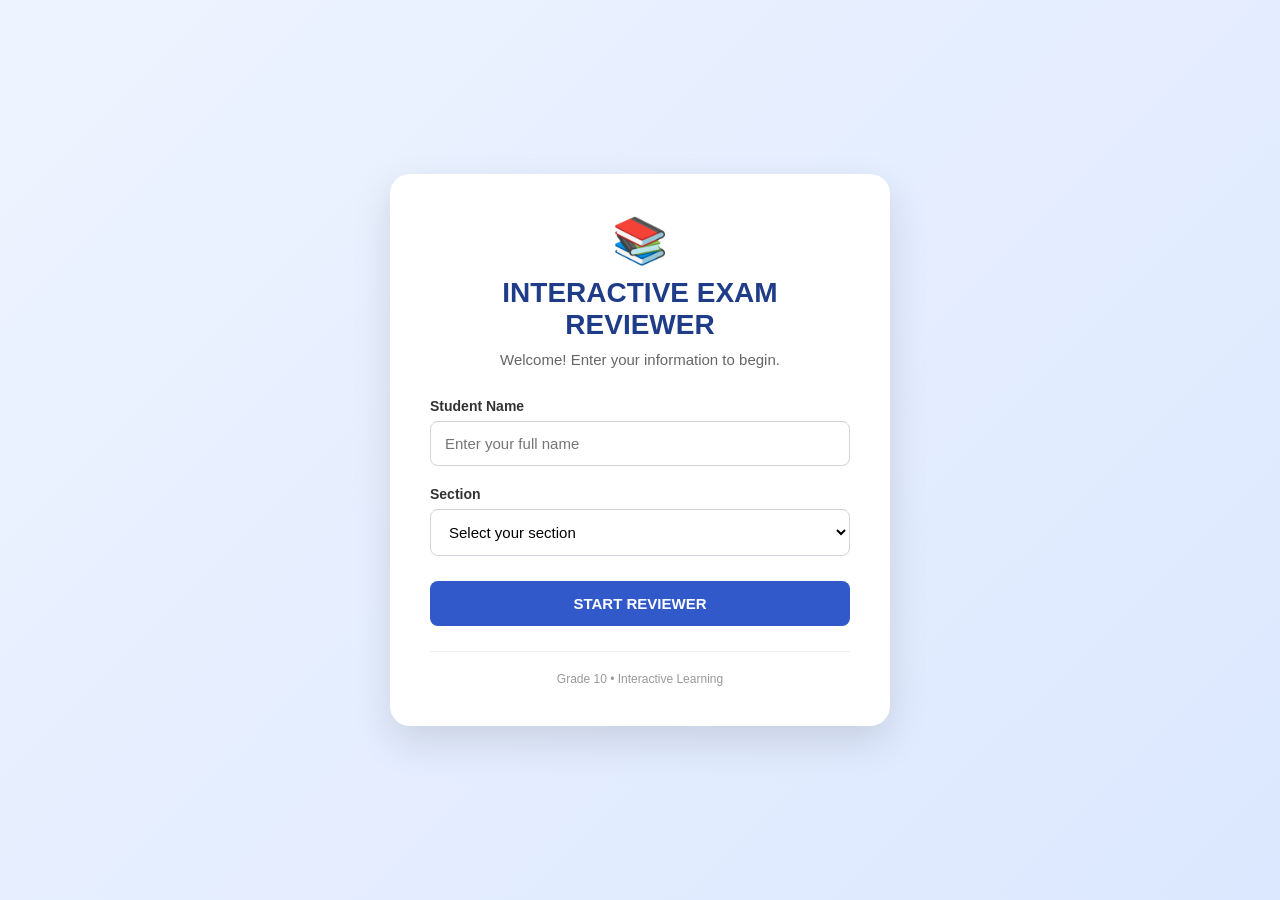
<file: index.html>
<!DOCTYPE html>
<html lang="en">

<head>
    <meta charset="UTF-8">
    <meta name="viewport" content="width=device-width, initial-scale=1.0">

    <title>Interactive Exam Reviewer</title>

    <link rel="stylesheet" href="style.css">
</head>

<body>

    <div class="page">

        <div class="card">

            <div class="header">
                <div class="icon">📚</div>

                <h1>Interactive Exam Reviewer</h1>

                <p>
                    Welcome! Enter your information to begin.
                </p>
            </div>


            <div class="form">

                <label for="studentName">
                    Student Name
                </label>

                <input
                    type="text"
                    id="studentName"
                    placeholder="Enter your full name"
                >


                <label for="section">
                    Section
                </label>

                <select id="section">

                    <option value="">
                        Select your section
                    </option>

                    <option>G10 - St. Berchmans</option>
                    <option>G10 - St. Canisius</option>
                    <option>G10 - St. Chabanel</option>
                    <option>G10 - St. Colombiere</option>
                    <option>G10 - St. Daniel</option>
                    <option>G10 - St. Faber</option>
                    <option>G10 - St. Hurtado</option>
                    <option>G10 - St. Mayer</option>
                    <option>G10 - St. Southwell</option>

                </select>


                <button id="startButton">
                    START REVIEWER
                </button>

            </div>


            <div class="footer">
                Grade 10 • Interactive Learning
            </div>

        </div>

    </div>
<script>

    // ==========================================
    // GENERATE ATTEMPT ID
    // ==========================================

    function generateAttemptId() {

        const now = new Date();

        const date =
            now.getFullYear() +
            String(
                now.getMonth() + 1
            ).padStart(2, "0") +
            String(
                now.getDate()
            ).padStart(2, "0");

        const randomPart =
            Math.random()
                .toString(36)
                .substring(2, 8)
                .toUpperCase();

        return (
            "ATT-" +
            date +
            "-" +
            randomPart
        );
    }


    // ==========================================
    // START REVIEWER
    // ==========================================

    document
        .getElementById("startButton")
        .addEventListener(
            "click",
            function () {

                const studentName =
                    document
                        .getElementById(
                            "studentName"
                        )
                        .value
                        .trim();


                const section =
                    document
                        .getElementById(
                            "section"
                        )
                        .value;


                // ----------------------------------
                // VALIDATE
                // ----------------------------------

                if (!studentName) {

                    alert(
                        "Please enter your name."
                    );

                    return;
                }


                if (!section) {

                    alert(
                        "Please select your section."
                    );

                    return;
                }


                // ----------------------------------
                // CREATE ATTEMPT
                // ----------------------------------

                const attemptId =
                    generateAttemptId();


                // ----------------------------------
                // SAVE STUDENT INFORMATION
                // ----------------------------------

                localStorage.setItem(
                    "studentName",
                    studentName
                );


                localStorage.setItem(
                    "studentSection",
                    section
                );


                localStorage.setItem(
                    "attemptId",
                    attemptId
                );


                localStorage.setItem(
                    "reviewerStartTime",
                    new Date().toISOString()
                );


                // ----------------------------------
                // REMOVE OLD RESULTS
                // ----------------------------------

                localStorage.removeItem(
                    "test1Result"
                );


                localStorage.removeItem(
                    "test2Result"
                );


                // ----------------------------------
                // GO TO TEST I
                // ----------------------------------

                window.location.href =
                    "test1.html";

            }
        );

</script>
    <script src="sheets.js"></script>
</body>

</html>
</file>
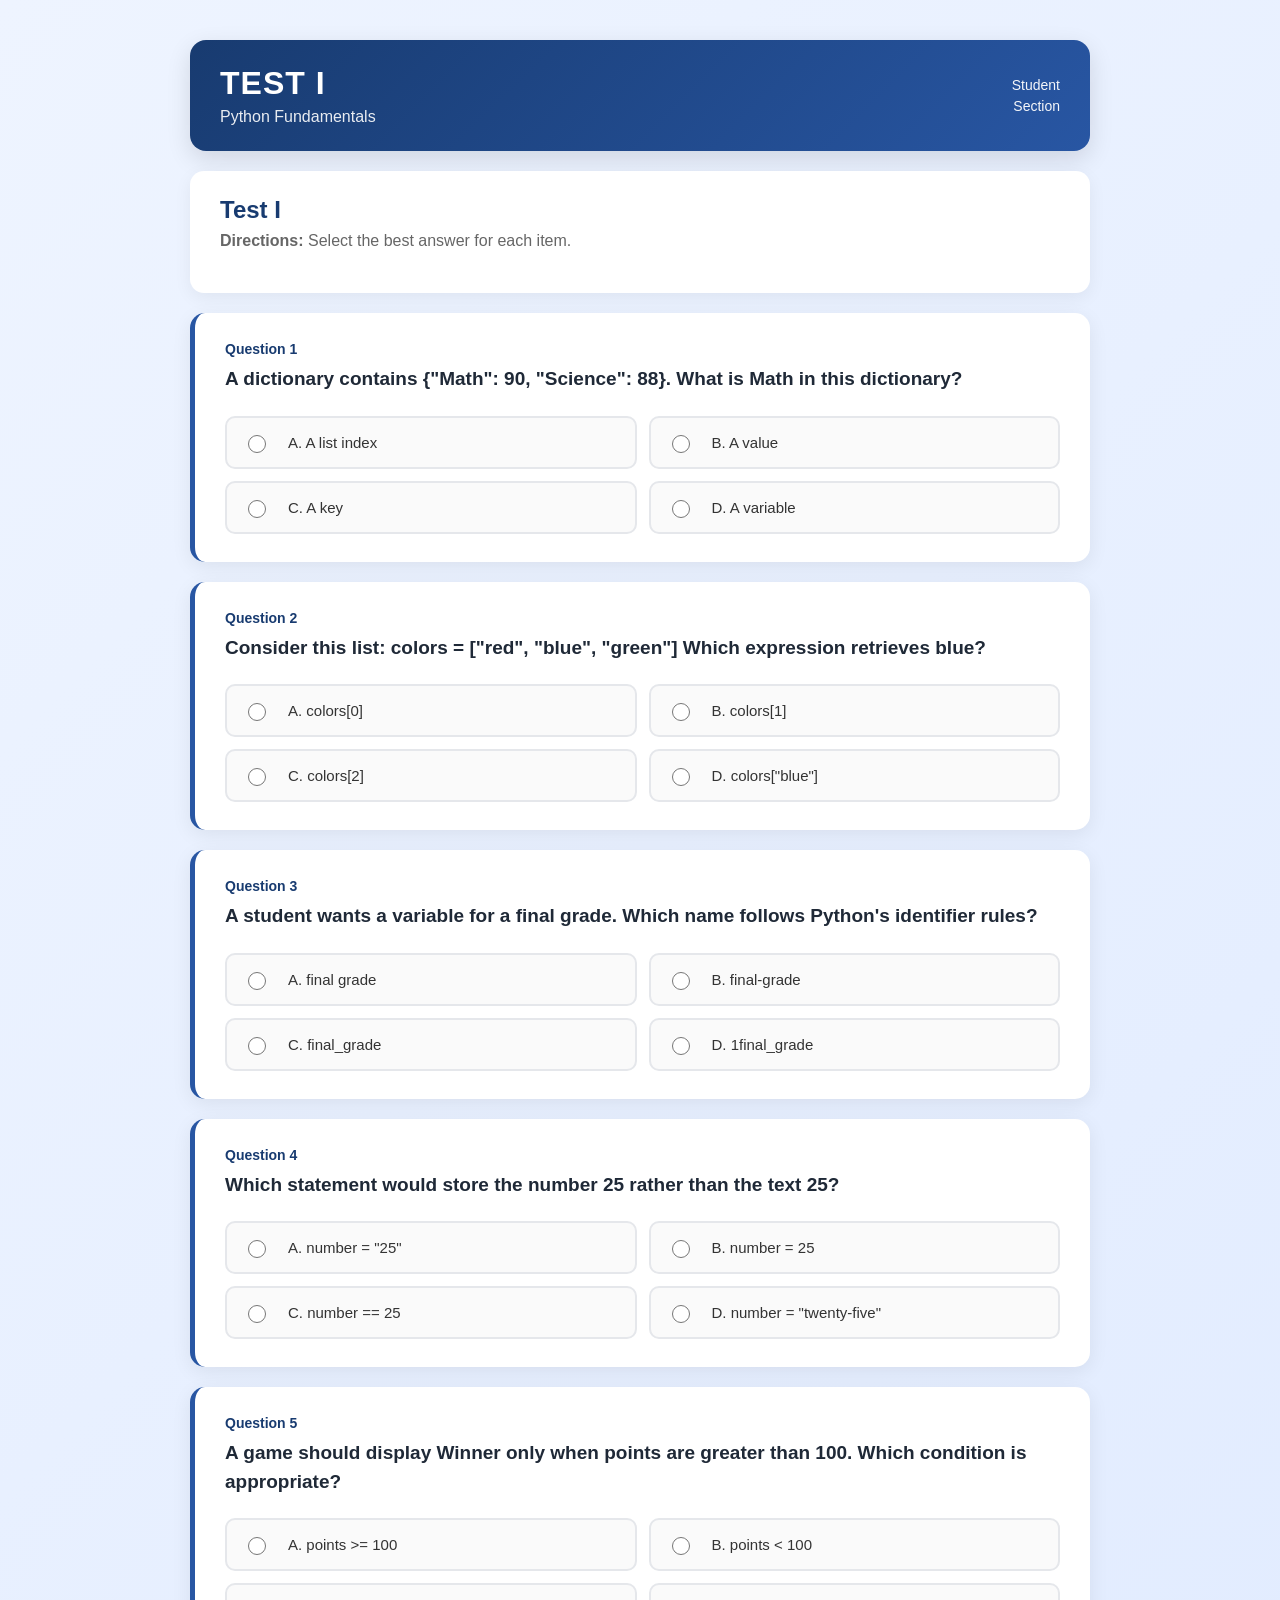
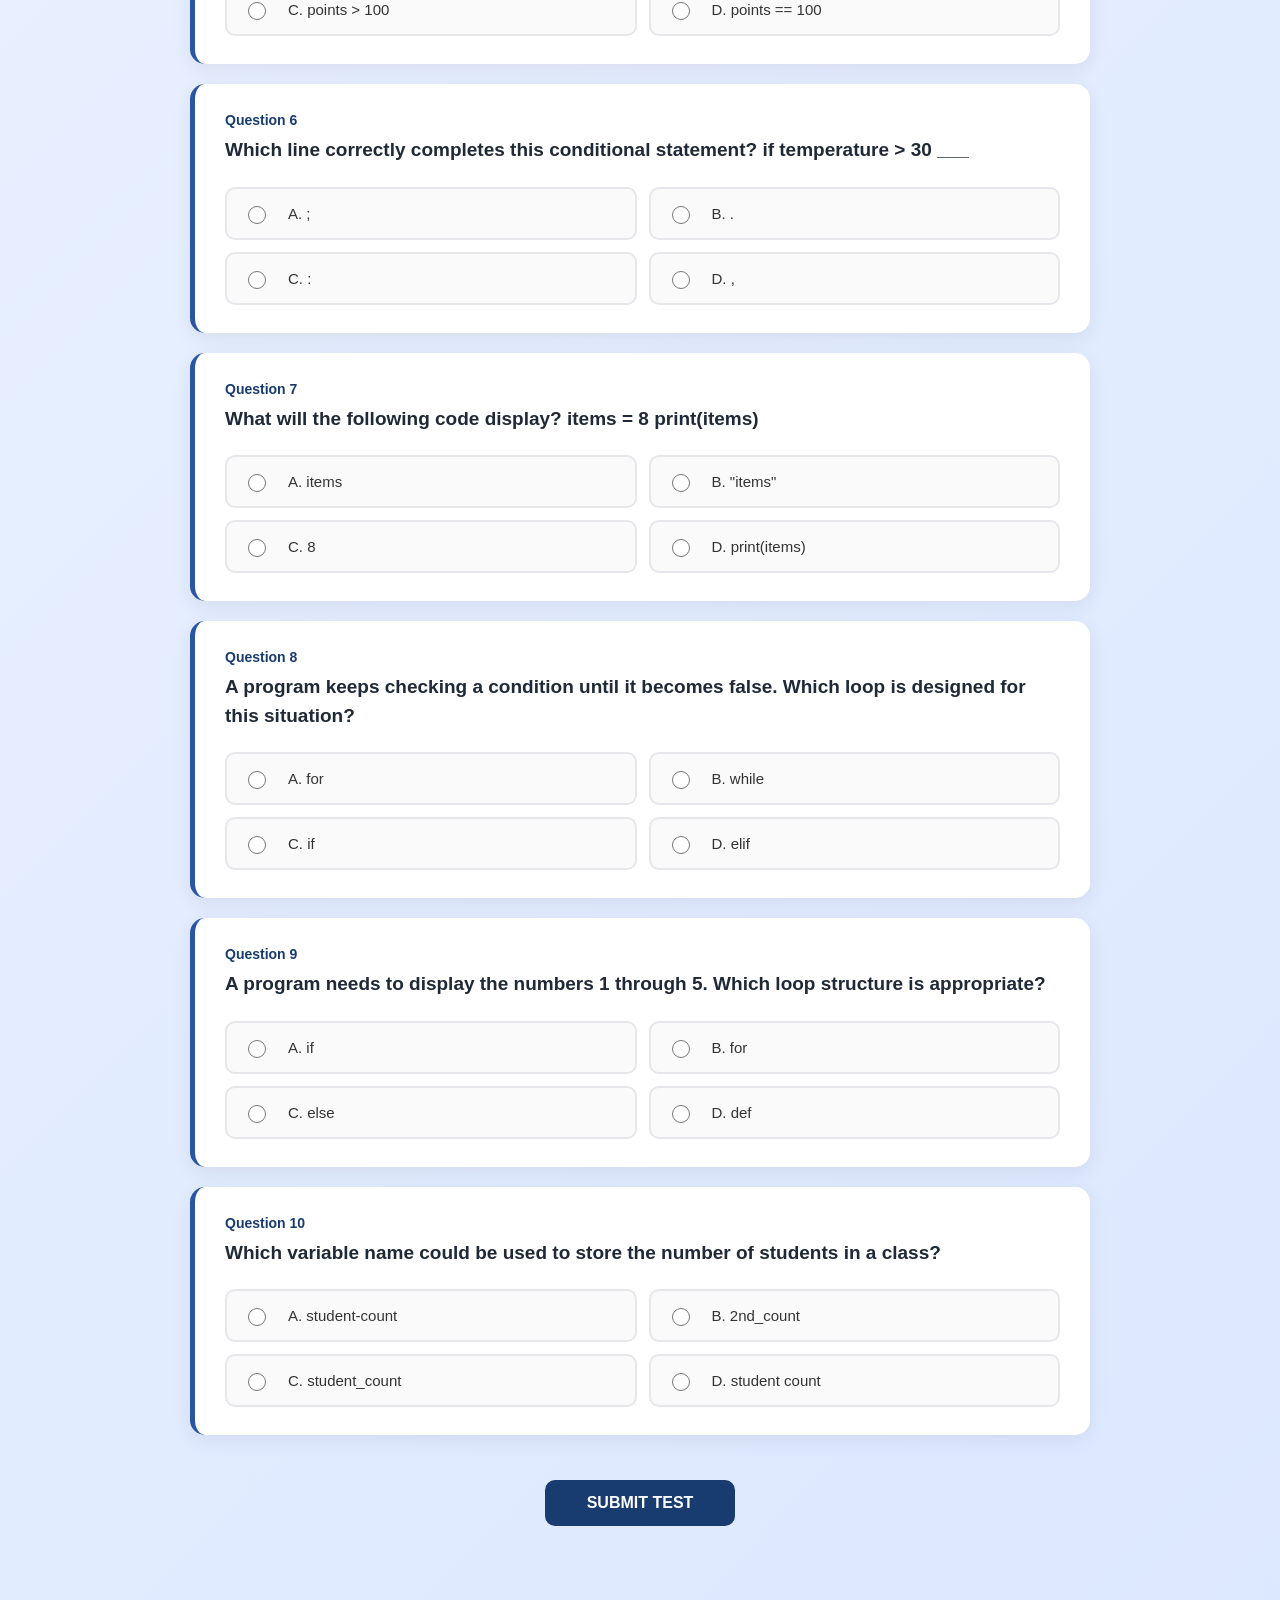
<file: test1.html>
<!DOCTYPE html>
<html lang="en">

<head>

    <meta charset="UTF-8">

    <meta name="viewport"
          content="width=device-width, initial-scale=1.0">

    <title>Test I - Python Reviewer</title>

    <link rel="stylesheet" href="style.css">

</head>


<body>

<div class="exam-container">


    <!-- ==========================================
         HEADER
         ========================================== -->

    <div class="exam-header">

        <div>

            <h1>TEST I</h1>

            <p>Python Fundamentals</p>

        </div>


        <div class="student-info">

            <span id="studentName">
                Student
            </span>

            <span id="studentSection">
                Section
            </span>

        </div>

    </div>



    <!-- ==========================================
         TEST DIRECTIONS
         ========================================== -->

    <div class="test-intro">

        <h2>Test I</h2>

        <p>
            <strong>Directions:</strong>
            Select the best answer for each item.
        </p>

    </div>



    <!-- ==========================================
         SCORE
         Hidden until the student submits
         ========================================== -->

    <div id="scoreArea" class="score-area">

        <div class="score-label">
            YOUR SCORE
        </div>


        <div id="finalScore"
             class="final-score">

            0 / 10

        </div>


        <p id="scoreMessage"></p>

    </div>



    <!-- ==========================================
         QUESTIONS
         JavaScript will create the 10 questions
         ========================================== -->

    <div id="questionsContainer">

        <!-- Questions appear here -->

    </div>



    <!-- ==========================================
         SUBMIT BUTTON
         ========================================== -->

    <div class="submit-area">

        <button
            id="submitBtn"
            class="submit-btn"
            onclick="submitTest()">

            SUBMIT TEST

        </button>

    </div>


</div>



<!-- ==========================================
     JAVASCRIPT
     ========================================== -->

<script src="sheets.js"></script>
<script src="test1.js"></script>
    

</body>

</html>
</file>
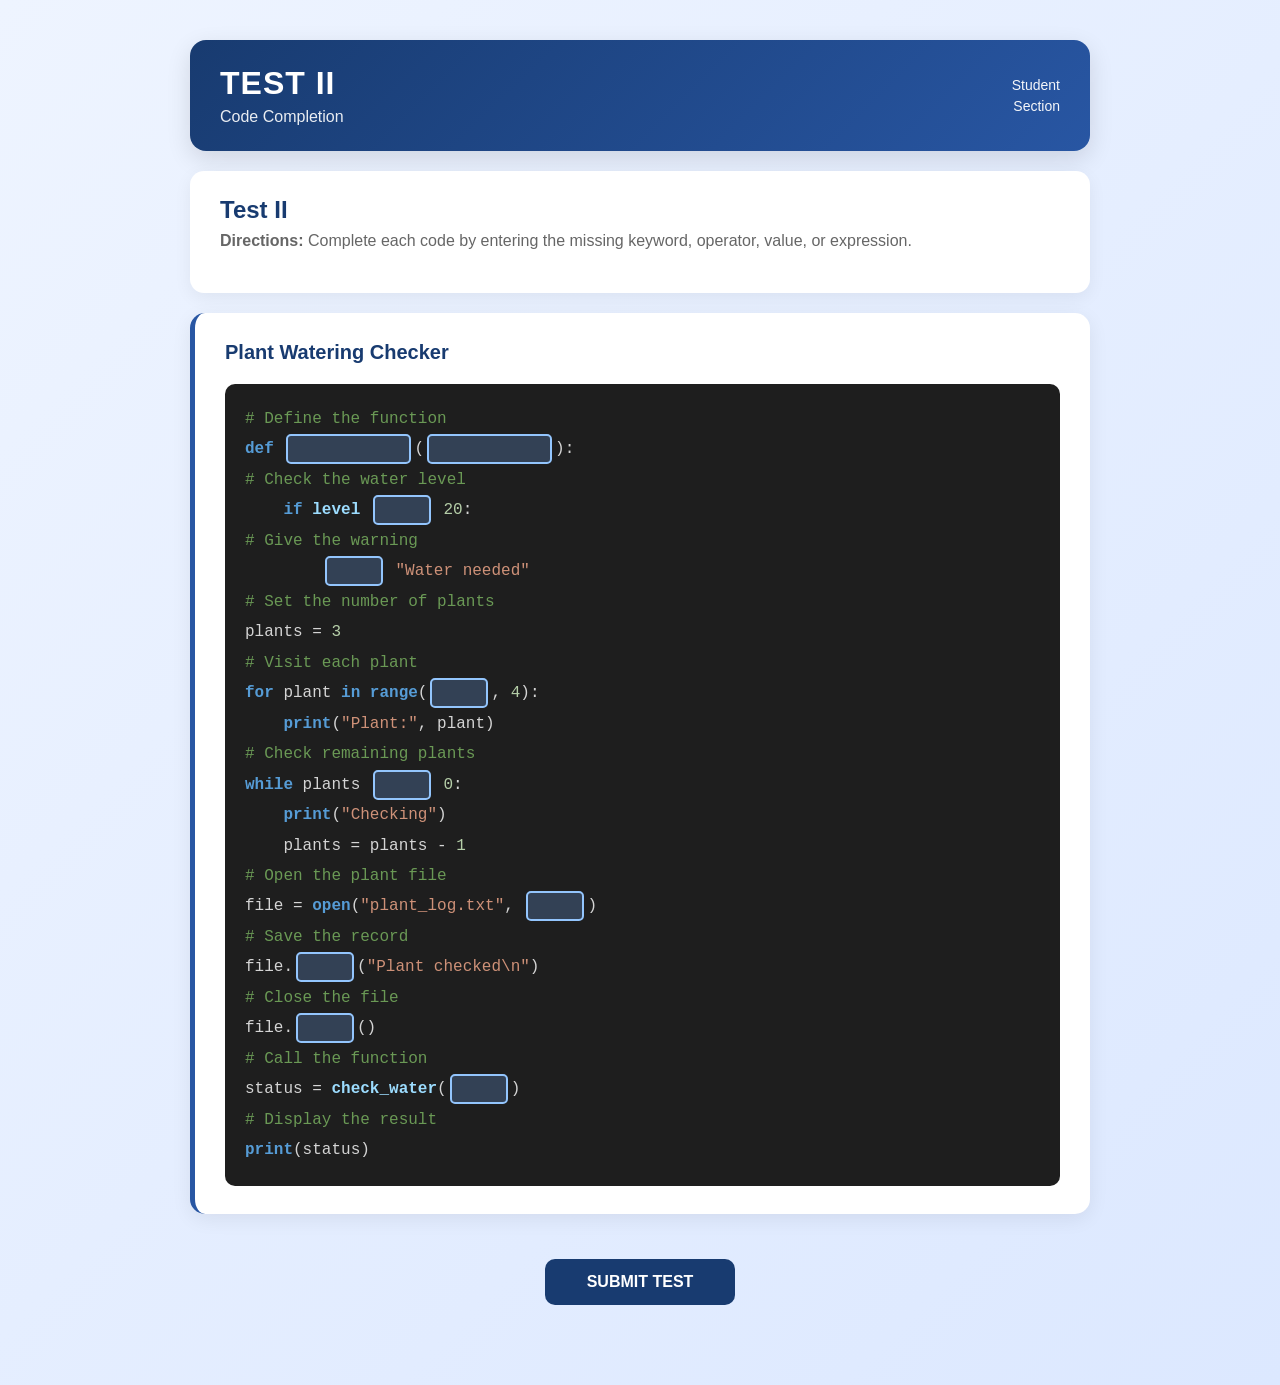
<file: test2.html>
<!DOCTYPE html>
<html lang="en">

<head>

    <meta charset="UTF-8">

    <meta name="viewport"
          content="width=device-width, initial-scale=1.0">

    <title>Test II - Code Completion</title>

    <link rel="stylesheet" href="style.css">

</head>


<body>

<div class="exam-container">


    <!-- HEADER -->

    <div class="exam-header">

        <div>

            <h1>TEST II</h1>

            <p>Code Completion</p>

        </div>


        <div class="student-info">

            <span id="studentName">
                Student
            </span>

            <span id="studentSection">
                Section
            </span>

        </div>

    </div>



    <!-- DIRECTIONS -->

    <div class="test-intro">

        <h2>Test II</h2>

        <p>
            <strong>Directions:</strong>
            Complete each code by entering the missing
            keyword, operator, value, or expression.
        </p>

    </div>



    <!-- SCORE -->

    <div id="scoreArea" class="score-area">

        <div class="score-label">
            YOUR SCORE
        </div>

        <div id="finalScore"
             class="final-score">

            0 / 10

        </div>

        <p id="scoreMessage"></p>

    </div>



    <!-- CODE QUESTIONS -->

    <div id="codeQuestionsContainer">

        <!-- JavaScript creates the code problems here -->

    </div>



    <!-- SUBMIT -->

    <div class="submit-area">

        <button
            id="submitBtn"
            class="submit-btn">
            SUBMIT TEST

        </button>

    </div>


</div>


<script src="sheets.js"></script>
<script src="test2.js"></script>

</body>

</html>
</file>
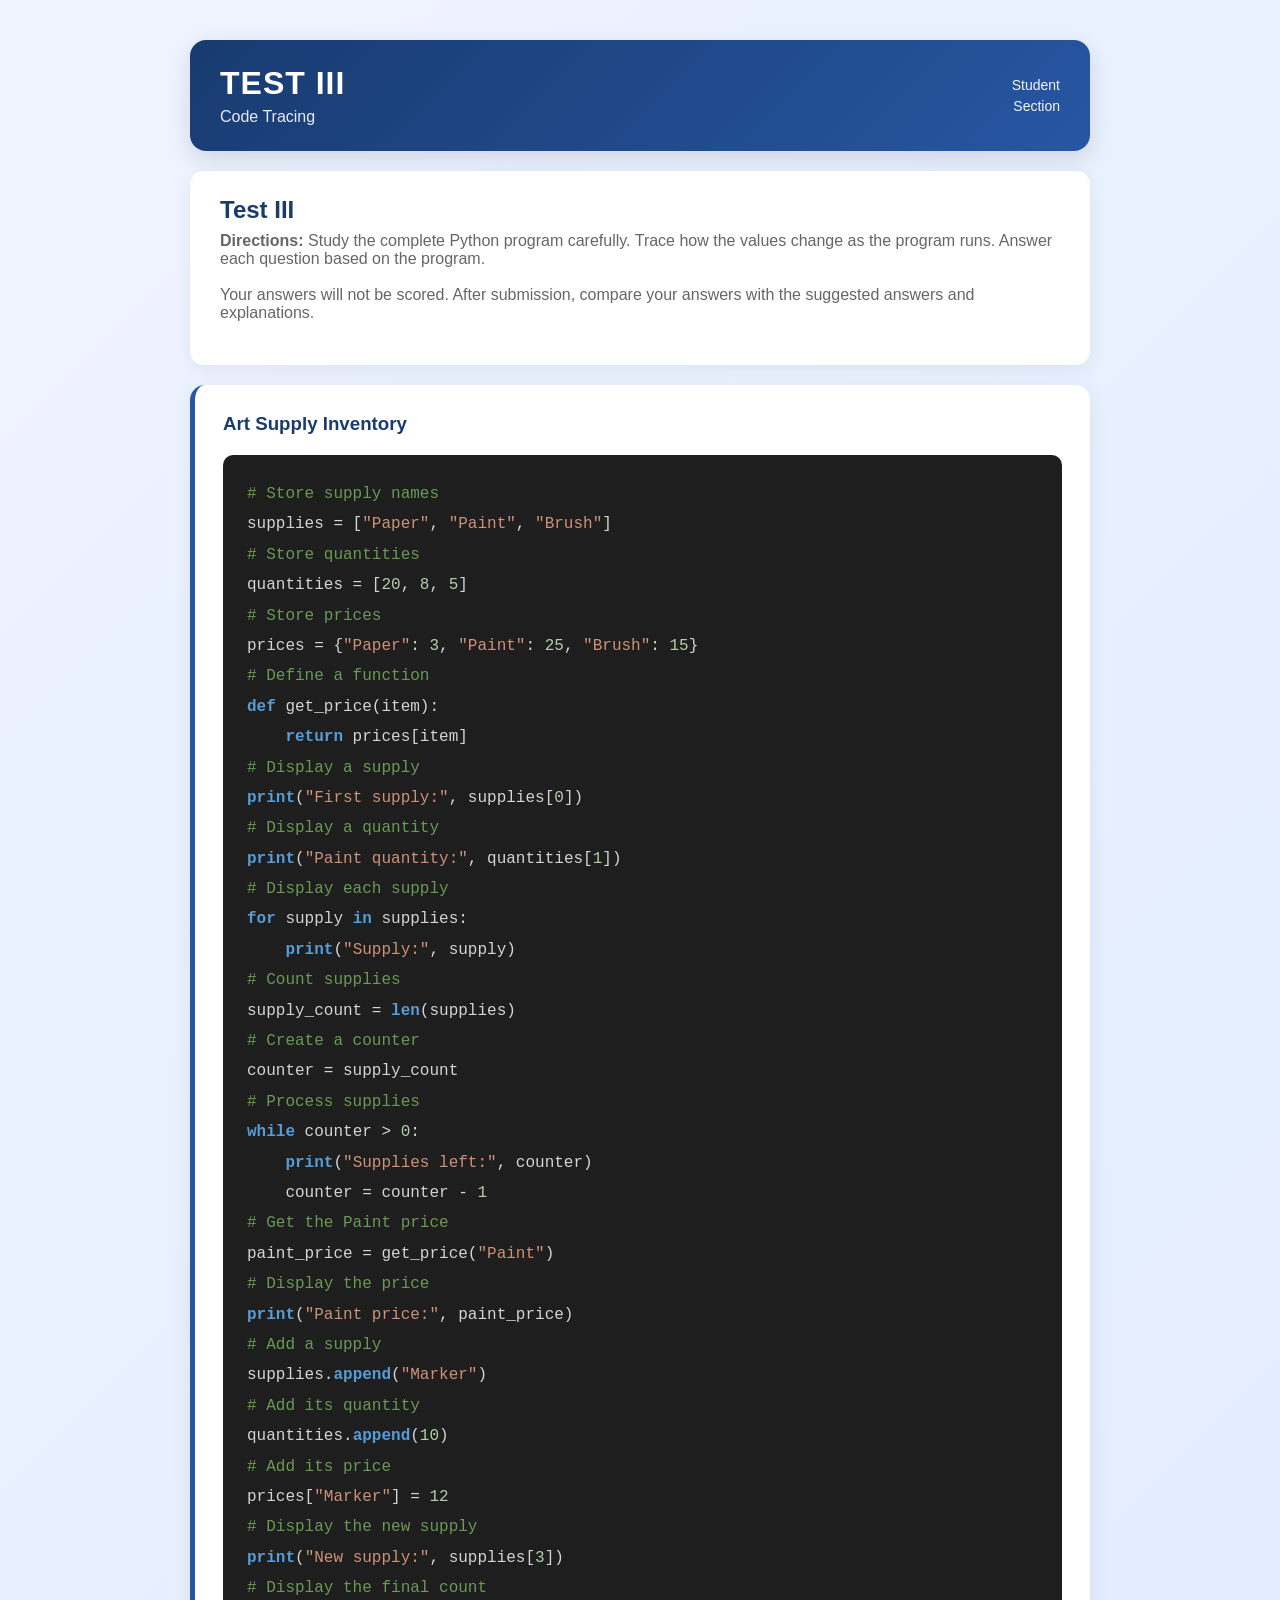
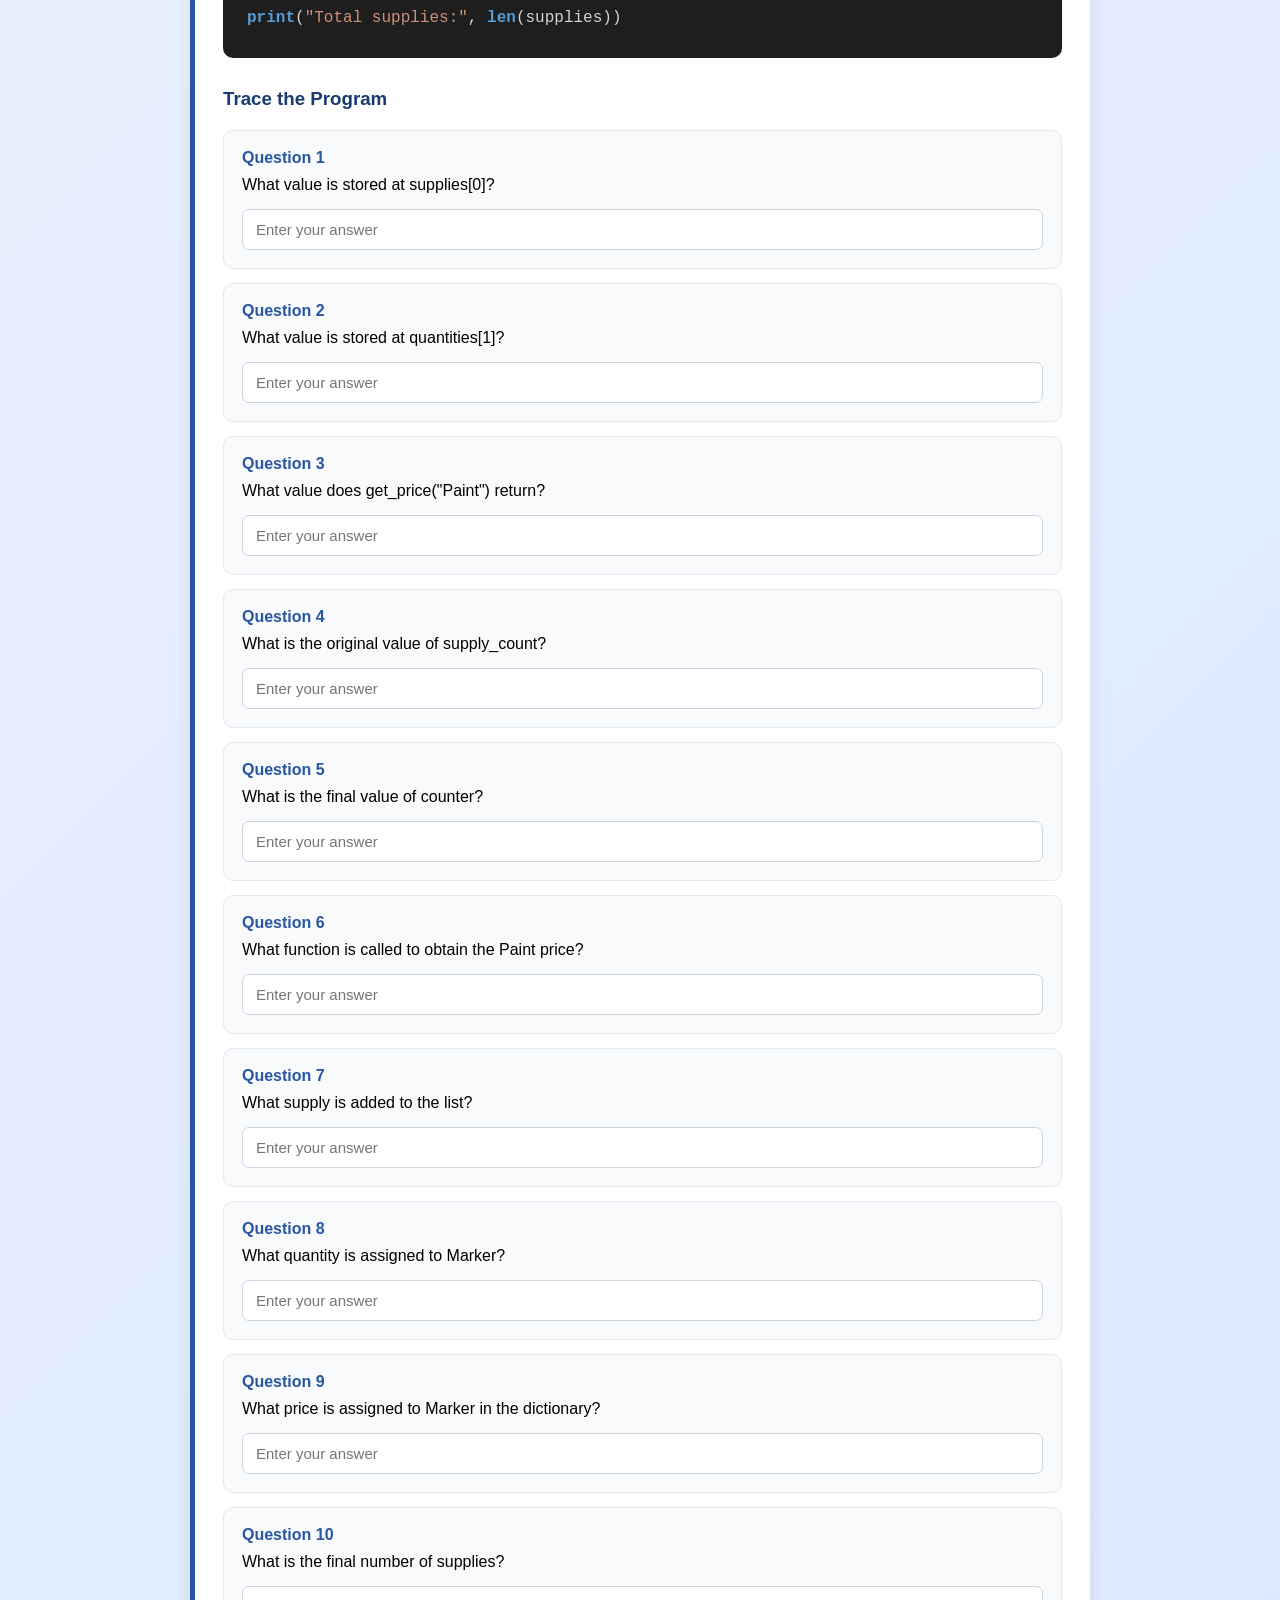
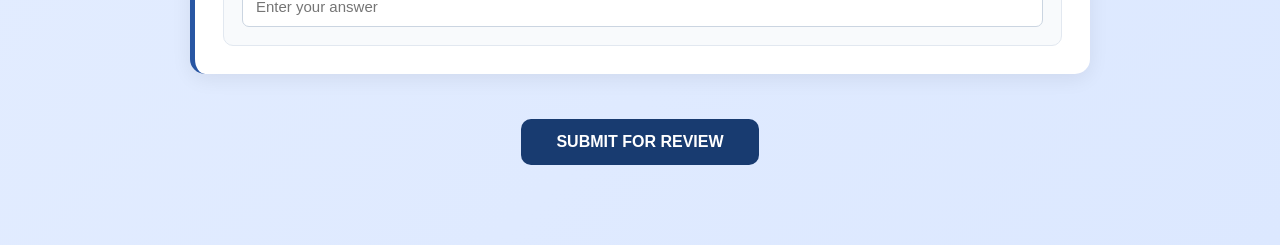
<file: test3.html>
<!DOCTYPE html>
<html lang="en">

<head>

    <meta charset="UTF-8">

    <meta name="viewport"
          content="width=device-width, initial-scale=1.0">

    <title>Test III - Code Tracing</title>

    <link rel="stylesheet"
          href="style.css">

</head>


<body>

<div class="exam-container">


    <!-- HEADER -->

    <div class="exam-header">

        <div>

            <h1>TEST III</h1>

            <p>Code Tracing</p>

        </div>


        <div class="student-info">

            <span id="studentName">
                Student
            </span>

            <span id="studentSection">
                Section
            </span>

        </div>

    </div>



    <!-- DIRECTIONS -->

    <div class="test-intro">

        <h2>Test III</h2>

        <p>

            <strong>Directions:</strong>

            Study the complete Python program
            carefully. Trace how the values change
            as the program runs. Answer each question
            based on the program.

        </p>

        <p>

            Your answers will not be scored.
            After submission, compare your answers
            with the suggested answers and explanations.

        </p>

    </div>



    <!-- CODE AND QUESTIONS -->

    <div id="codeTracingContainer">

        <!-- JavaScript creates the program
             and tracing questions here -->

    </div>



    <!-- SUBMIT -->

    <div class="submit-area">

        <button
            id="submitBtn"
            class="submit-btn">

            SUBMIT FOR REVIEW

        </button>

    </div>


</div>


<script src="sheets.js"></script>
<script src="test3.js?v=3"></script>

</body>

</html>
</file>
<file: style.css>
/* --------------------------------
   GENERAL PAGE
-------------------------------- */

* {
    box-sizing: border-box;
}

body {
    margin: 0;
    font-family: Arial, Helvetica, sans-serif;
    background: linear-gradient(135deg, #eef4ff, #dce8ff);
    min-height: 100vh;
}


/* --------------------------------
   PAGE CONTAINER
-------------------------------- */

.page {
    min-height: 100vh;

    display: flex;
    justify-content: center;
    align-items: center;

    padding: 30px;
}


/* --------------------------------
   MAIN CARD
-------------------------------- */

.card {
    width: 100%;
    max-width: 500px;

    background: white;

    border-radius: 20px;

    padding: 40px;

    box-shadow: 0 15px 40px rgba(0, 0, 0, 0.12);
}


/* --------------------------------
   HEADER
-------------------------------- */

.header {
    text-align: center;
    margin-bottom: 30px;
}

.icon {
    font-size: 45px;
    margin-bottom: 10px;
}

.header h1 {
    margin: 0;

    font-size: 28px;

    color: #1f3c88;

    text-transform: uppercase;
}

.header p {
    margin-top: 10px;

    color: #666;

    font-size: 15px;
}


/* --------------------------------
   FORM
-------------------------------- */

.form {
    display: flex;
    flex-direction: column;
}

.form label {
    margin-bottom: 7px;

    font-size: 14px;

    font-weight: bold;

    color: #333;
}

.form input,
.form select {
    width: 100%;

    padding: 13px 14px;

    margin-bottom: 20px;

    border: 1px solid #d0d5dd;

    border-radius: 8px;

    font-size: 15px;

    background: white;

    outline: none;
}


/* --------------------------------
   INPUT FOCUS
-------------------------------- */

.form input:focus,
.form select:focus {
    border-color: #3159c9;

    box-shadow: 0 0 0 3px rgba(49, 89, 201, 0.12);
}


/* --------------------------------
   START BUTTON
-------------------------------- */

button {
    border: none;

    border-radius: 8px;

    padding: 14px;

    margin-top: 5px;

    background: #3159c9;

    color: white;

    font-size: 15px;

    font-weight: bold;

    cursor: pointer;

    transition: 0.2s;
}

button:hover {
    background: #2448ad;

    transform: translateY(-1px);
}

button:active {
    transform: translateY(0);
}


/* --------------------------------
   FOOTER
-------------------------------- */

.footer {
    text-align: center;

    margin-top: 25px;

    padding-top: 20px;

    border-top: 1px solid #eeeeee;

    font-size: 12px;

    color: #999;
}

/* =====================================================
   TEST I - PROFESSIONAL EXAM DESIGN
   ===================================================== */


/* ---------- EXAM PAGE ---------- */

.exam-container {
    width: 90%;
    max-width: 900px;
    margin: 40px auto;
}


/* ---------- HEADER ---------- */

.exam-header {
    background: linear-gradient(135deg, #183b70, #2856a3);
    color: white;
    padding: 25px 30px;
    border-radius: 16px;
    display: flex;
    justify-content: space-between;
    align-items: center;
    box-shadow: 0 8px 25px rgba(0, 0, 0, 0.12);
}

.exam-header h1 {
    margin: 0;
    font-size: 32px;
    letter-spacing: 1px;
}

.exam-header p {
    margin: 6px 0 0;
    font-size: 16px;
    opacity: 0.9;
}


/* ---------- STUDENT INFORMATION ---------- */

.student-info {
    display: flex;
    flex-direction: column;
    text-align: right;
    gap: 5px;
    font-size: 14px;
    opacity: 0.95;
}


/* ---------- PROGRESS ---------- */

.progress-area {
    background: white;
    margin-top: 20px;
    padding: 18px 22px;
    border-radius: 12px;
    box-shadow: 0 4px 15px rgba(0, 0, 0, 0.06);
}

.progress-text {
    font-weight: 600;
    color: #444;
    margin-bottom: 10px;
}

.progress-bar {
    width: 100%;
    height: 9px;
    background: #e5e7eb;
    border-radius: 20px;
    overflow: hidden;
}

#progressFill {
    height: 100%;
    width: 10%;
    background: #2856a3;
    border-radius: 20px;
    transition: width 0.3s ease;
}


/* ---------- QUESTION CARD ---------- */

.question-card {
    background: white;
    margin-top: 20px;
    padding: 35px;
    border-radius: 16px;
    box-shadow: 0 6px 25px rgba(0, 0, 0, 0.08);
}

.question-topic {
    display: inline-block;
    background: #eaf1ff;
    color: #2856a3;
    padding: 6px 12px;
    border-radius: 20px;
    font-size: 13px;
    font-weight: 600;
    margin-bottom: 18px;
}

.question-card h2 {
    font-size: 22px;
    line-height: 1.5;
    color: #1f2937;
    margin-top: 0;
    margin-bottom: 25px;
}


/* ---------- ANSWER OPTIONS ---------- */

#answersContainer {
    display: flex;
    flex-direction: column;
    gap: 12px;
}

.answer-option {
    display: flex;
    align-items: center;
    gap: 12px;
    padding: 15px 18px;
    border: 2px solid #e5e7eb;
    border-radius: 10px;
    cursor: pointer;
    transition: all 0.2s ease;
    background: #fafafa;
}

.answer-option:hover {
    border-color: #2856a3;
    background: #f2f6ff;
}

.answer-option input {
    width: 18px;
    height: 18px;
    accent-color: #2856a3;
}

.answer-option span {
    font-size: 16px;
    color: #333;
}


/* ---------- NAVIGATION ---------- */

.navigation {
    display: flex;
    justify-content: space-between;
    margin-top: 20px;
}

.nav-btn {
    border: none;
    border-radius: 9px;
    padding: 13px 22px;
    font-size: 15px;
    font-weight: 600;
    cursor: pointer;
    background: #2856a3;
    color: white;
    transition: 0.2s ease;
}

.nav-btn:hover {
    background: #183b70;
    transform: translateY(-1px);
}

.nav-btn.secondary {
    background: #6b7280;
}

.nav-btn.secondary:hover {
    background: #4b5563;
}

.nav-btn:disabled {
    opacity: 0.4;
    cursor: not-allowed;
    transform: none;
}


/* ---------- SUBMIT ---------- */

.submit-area {
    display: flex;
    justify-content: center;
    margin-top: 25px;
}

.submit-btn {
    border: none;
    background: #183b70;
    color: white;
    padding: 14px 35px;
    border-radius: 10px;
    font-size: 16px;
    font-weight: 700;
    cursor: pointer;
    transition: 0.2s ease;
}

.submit-btn:hover {
    background: #102b53;
    transform: translateY(-1px);
}


/* ---------- RESULT MODAL ---------- */

.modal {
    display: none;
    position: fixed;
    z-index: 1000;
    left: 0;
    top: 0;

    width: 100%;
    height: 100%;

    background: rgba(15, 23, 42, 0.65);

    align-items: center;
    justify-content: center;
}


/* ---------- RESULT BOX ---------- */

.modal-content {
    background: white;
    width: 90%;
    max-width: 450px;

    padding: 40px;

    border-radius: 18px;

    text-align: center;

    box-shadow:
        0 20px 50px rgba(0, 0, 0, 0.25);

    animation: resultAppear 0.25s ease;
}

.modal-content h2 {
    margin-top: 0;
    color: #183b70;
    font-size: 26px;
}

.modal-content p {
    color: #666;
}


/* ---------- SCORE ---------- */

.score {
    font-size: 52px;
    font-weight: 800;
    color: #2856a3;
    margin: 15px 0;
}


/* ---------- RESULT BUTTONS ---------- */

.result-buttons {
    display: flex;
    justify-content: center;
    gap: 10px;
    margin-top: 25px;
    flex-wrap: wrap;
}


/* ---------- ANIMATION ---------- */

@keyframes resultAppear {

    from {
        opacity: 0;
        transform: translateY(15px) scale(0.97);
    }

    to {
        opacity: 1;
        transform: translateY(0) scale(1);
    }

}


/* ---------- MOBILE ---------- */

@media (max-width: 600px) {

    .exam-container {
        width: 94%;
        margin: 20px auto;
    }

    .exam-header {
        padding: 20px;
        flex-direction: column;
        align-items: flex-start;
        gap: 15px;
    }

    .student-info {
        text-align: left;
    }

    .question-card {
        padding: 22px;
    }

    .question-card h2 {
        font-size: 19px;
    }

    .navigation {
        gap: 10px;
    }

    .nav-btn {
        padding: 11px 16px;
    }

}

/* =====================================================
   TEST I - ALL QUESTIONS
   ===================================================== */

.test-intro {
    background: white;
    margin-top: 20px;
    padding: 25px 30px;
    border-radius: 14px;
    box-shadow: 0 5px 18px rgba(0, 0, 0, 0.06);
}

.test-intro h2 {
    margin: 0 0 8px;
    color: #183b70;
}

.test-intro p {
    margin: 0 0 18px;
    color: #666;
}

.test-info {
    display: flex;
    gap: 10px;
    flex-wrap: wrap;
}

.test-info span {
    background: #eaf1ff;
    color: #2856a3;
    padding: 7px 13px;
    border-radius: 20px;
    font-size: 13px;
    font-weight: 600;
}


/* ---------- QUESTION CARDS ---------- */

#questionsContainer {
    margin-top: 20px;
}

.question-card {
    background: white;
    margin-bottom: 18px;
    padding: 28px 30px;
    border-radius: 15px;
    box-shadow: 0 5px 20px rgba(0, 0, 0, 0.07);
    border-left: 5px solid #2856a3;
}

.question-number {
    font-size: 14px;
    font-weight: 700;
    color: #183b70;
    margin-bottom: 8px;
}

.question-card .question-topic {
    margin-bottom: 14px;
}

.question-card h3 {
    margin: 0 0 22px;
    font-size: 19px;
    line-height: 1.5;
    color: #1f2937;
}


/* ---------- TWO-COLUMN ANSWERS ---------- */

.answers-grid {
    display: grid;

    grid-template-columns:
        1fr 1fr;

    gap: 12px;
}


.answer-option {
    display: flex;
    align-items: center;

    padding: 14px 16px;

    border: 2px solid #e5e7eb;

    border-radius: 10px;

    background: #fafafa;

    cursor: pointer;

    transition:
        border-color 0.2s ease,
        background 0.2s ease,
        transform 0.2s ease;
}


.answer-option:hover {
    border-color: #2856a3;
    background: #f2f6ff;
    transform: translateY(-1px);
}


.answer-option input {
    width: 18px;
    height: 18px;

    margin-right: 10px;

    accent-color: #2856a3;

    flex-shrink: 0;
}


.answer-option span {
    font-size: 15px;
    color: #333;
}


/* ---------- SUBMIT ---------- */

.submit-area {
    padding: 15px 0 40px;
}


.submit-btn {
    min-width: 190px;
}


/* ---------- RESULT ICON ---------- */

.result-icon {
    width: 60px;
    height: 60px;

    margin: 0 auto 15px;

    border-radius: 50%;

    background: #eaf1ff;

    color: #2856a3;

    display: flex;
    align-items: center;
    justify-content: center;

    font-size: 30px;
    font-weight: bold;
}


/* ---------- MOBILE ---------- */

@media (max-width: 650px) {

    .answers-grid {
        grid-template-columns: 1fr;
    }

    .question-card {
        padding: 22px 20px;
    }

}

/* ==========================================
   SCORE AFTER SUBMISSION
   ========================================== */

.score-area {
    display: none;

    background: white;

    margin-top: 20px;

    padding: 30px;

    border-radius: 15px;

    text-align: center;

    box-shadow:
        0 5px 20px rgba(0, 0, 0, 0.08);

    border-top: 5px solid #2856a3;
}


.score-label {
    font-size: 14px;

    font-weight: 700;

    letter-spacing: 1px;

    color: #666;
}


.final-score {
    font-size: 48px;

    font-weight: 800;

    color: #2856a3;

    margin: 5px 0;
}


/* ==========================================
   REVIEW QUESTIONS
   ========================================== */

.review-question {

    background: white;

    margin-bottom: 12px;

    border-radius: 12px;

    overflow: hidden;

    box-shadow:
        0 3px 12px rgba(0, 0, 0, 0.06);

    border-left: 5px solid #ccc;
}


.correct-question {
    border-left-color: #2e7d32;
}


.wrong-question {
    border-left-color: #c62828;
}


/* QUESTION HEADER */

.review-question-header {

    width: 100%;

    border: none;

    background: white;

    padding: 18px 20px;

    display: flex;

    align-items: center;

    gap: 12px;

    font-size: 16px;

    font-weight: 600;

    text-align: left;

    cursor: default;
}


/* Only wrong questions clickable */

.wrong-question
.review-question-header {

    cursor: pointer;
}


.wrong-question
.review-question-header:hover {

    background: #fafafa;
}


/* STATUS */

.review-status {

    font-size: 20px;

    font-weight: 800;
}


.correct-question
.review-status {

    color: #2e7d32;
}


.wrong-question
.review-status {

    color: #c62828;
}


/* ARROW */

.review-arrow {

    margin-left: auto;

    font-size: 24px;

    color: #777;

    transition:
        transform 0.2s ease;
}


/* Rotate arrow when opened */

.review-question.open
.review-arrow {

    transform:
        rotate(90deg);
}


/* DETAILS */

.review-details {

    display: none;

    padding:
        0 20px 20px 50px;

    background: #fafafa;

    border-top:
        1px solid #eee;
}


/* Show details */

.review-question.open
.review-details {

    display: block;
}


/* ANSWER TEXT */

.review-details p {

    margin: 12px 0;

    line-height: 1.5;
}


/* EXPLANATION */

.review-explanation {

    margin-top: 15px;

    padding: 14px 16px;

    background: #eef4ff;

    border-radius: 9px;

    color: #234;
}


.review-explanation strong {

    color: #2856a3;
}


.review-explanation p {

    margin: 5px 0 0;
}


/* SUBMIT BUTTON */

.submit-btn:disabled {

    background: #9ca3af;

    cursor: not-allowed;

    transform: none;
}

/* =====================================================
   TEST II - CODE COMPLETION
   ===================================================== */

.code-question-card {

    background: white;

    margin-top: 20px;

    padding: 28px 30px;

    border-radius: 15px;

    box-shadow:
        0 5px 20px rgba(0, 0, 0, 0.07);

    border-left: 5px solid #2856a3;
}


.code-question-card h3 {

    margin: 0 0 10px;

    color: #183b70;

    font-size: 20px;
}


/* CODE AREA */

.code-box {

    margin-top: 20px;

    padding: 22px;

    background: #1e293b;

    color: #f8fafc;

    border-radius: 10px;

    font-family:
        "Courier New",
        monospace;

    font-size: 16px;

    line-height: 2;

    overflow-x: auto;

    white-space: nowrap;
}


/* BLANK INPUT */

.code-blank {

    width: 85px;

    padding: 5px 8px;

    margin: 0 3px;

    border: none;

    border-bottom:
        2px solid #93c5fd;

    background: #334155;

    color: white;

    font-family:
        "Courier New",
        monospace;

    font-size: 15px;

    text-align: center;

    outline: none;
}


.code-blank:focus {

    border-bottom-color:
        #ffffff;

    background: #475569;
}


/* SUBMITTED ANSWERS */

.submitted-answer {

    display: inline-block;

    padding: 1px 6px;

    margin: 0 2px;

    border-radius: 4px;

    font-weight: bold;

    cursor: default;
}


/* CORRECT */

.answer-correct {

    background: #166534;

    color: #dcfce7;
}


/* WRONG */

.answer-wrong {

    background: #991b1b;

    color: #fee2e2;

    cursor: pointer;

    transition:
        transform 0.15s ease,
        background 0.15s ease;
}


.answer-wrong:hover {

    background: #dc2626;

    transform:
        scale(1.05);
}


/* REVIEW INSTRUCTION */

.review-instruction {

    margin-top: 20px;

    padding: 15px 20px;

    background: #eef4ff;

    color: #2856a3;

    border-radius: 10px;

    font-weight: 600;

    text-align: center;
}


/* EXPLANATION POPUP */

.code-explanation {

    position: fixed;

    left: 50%;

    top: 50%;

    transform:
        translate(-50%, -50%);

    width: 90%;

    max-width: 450px;

    padding: 28px;

    background: white;

    border-radius: 15px;

    box-shadow:
        0 20px 50px
        rgba(0, 0, 0, 0.25);

    z-index: 2000;

    border-top:
        5px solid #2856a3;
}


.code-explanation h3 {

    margin-top: 0;

    color: #183b70;
}


.code-explanation p {

    line-height: 1.5;

    color: #444;
}


.explanation-text {

    margin-top: 15px;

    padding: 14px;

    background: #eef4ff;

    border-radius: 9px;

    color: #234;
}


.close-explanation {

    position: absolute;

    right: 12px;

    top: 8px;

    border: none;

    background: none;

    font-size: 28px;

    color: #777;

    cursor: pointer;
}


.close-explanation:hover {

    color: #111;
}


/* MOBILE */

@media (max-width: 650px) {

    .code-question-card {

        padding: 20px;
    }

    .code-box {

        font-size: 14px;

        padding: 15px;
    }

}
</file>
